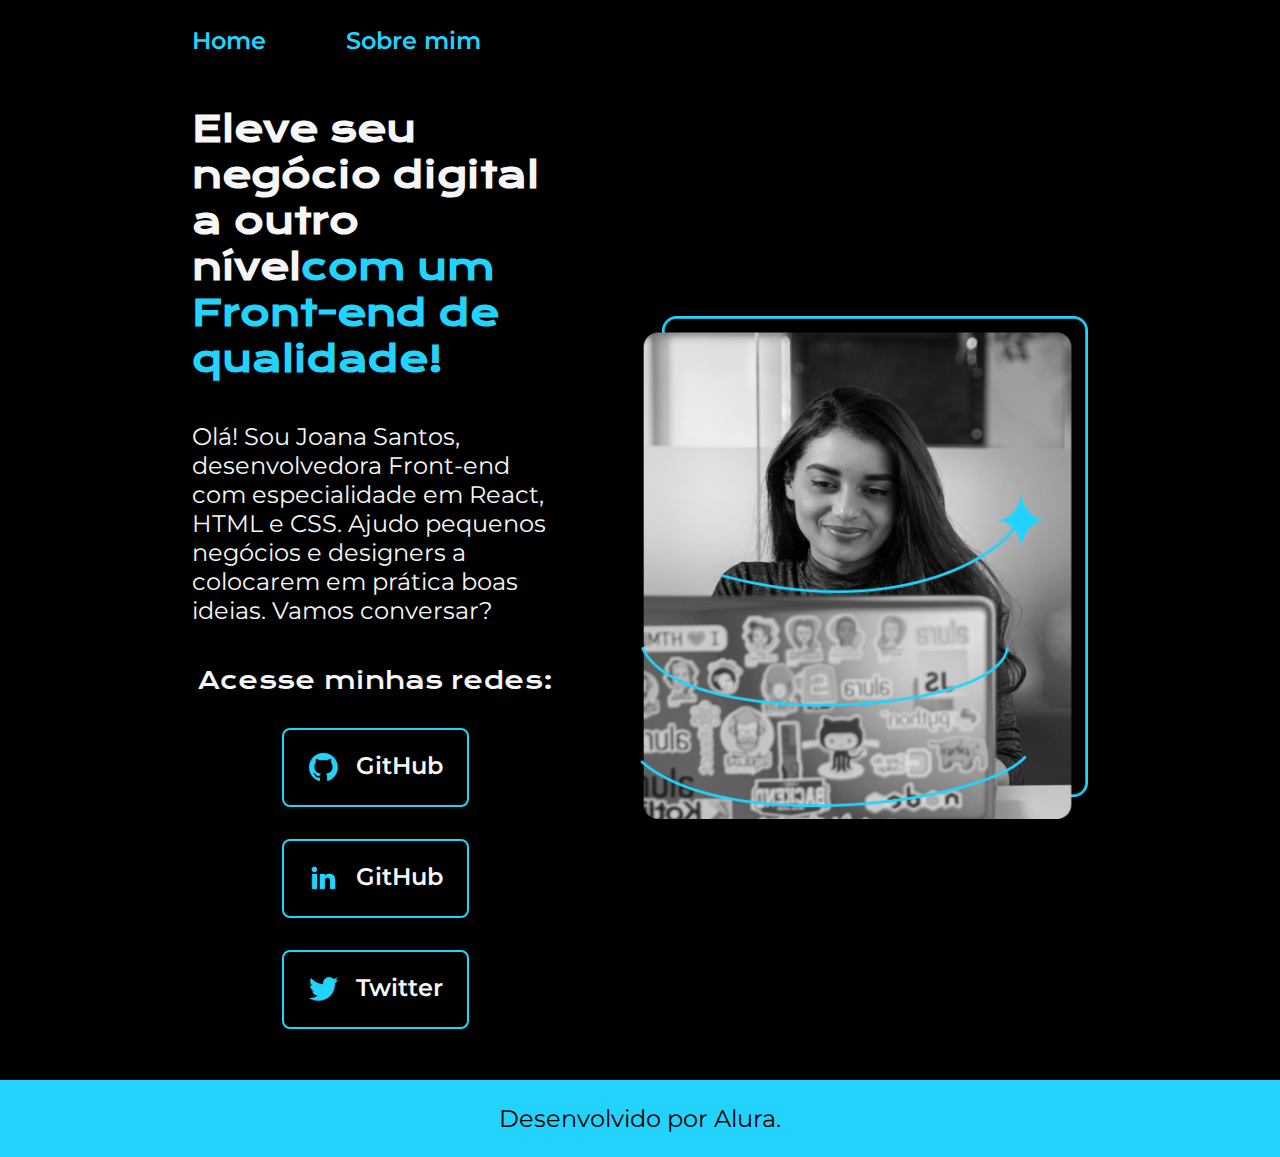
<file: index.html>
<!DOCTYPE html>
<html lang="pt-br">

<head>
    <meta charset="UTF-8">
    <meta http-equiv="X-UA-Compatible" content="IE=edge">
    <meta name="viewport" content="width=device-width, initial-scale=1.0">
    <title>Portifolio</title>
    <link rel="stylesheet" href="./estilos/style.css">
</head>

<body>
    <header class="cabecalho">
        <nav class="cabecalho__menu">
            <a class="cabecalho__menu__link" href="index.html">Home</a>
            <a class="cabecalho__menu__link" href="about.html">Sobre mim</a>
        </nav>
    </header>
    <main class="apresentacao">
        <section class="apresentacao__conteudo">
            <h1 class="apresentacao__conteudo__titulo">Eleve seu negócio digital a outro nível<strong 
            class="titulo-destaque">com um Front-end de qualidade!
            </strong></h1>
            <p class="apresentacao__conteudo__texto">Olá! Sou Joana Santos, desenvolvedora
            Front-end com especialidade em React, HTML e
            CSS. Ajudo pequenos negócios e designers a
            colocarem em prática boas ideias. Vamos
            conversar?</p>
            <div class="apresentacao__links">
                <h2 class="apresentacao__link__subtitulo">Acesse minhas redes:</h2>
                <a class="apresentacao__links__navegacao" href="https://github.com/maxwelldeveloper7"><img src="assets/github.png" alt="">GitHub</a>
                <a class="apresentacao__links__navegacao" href="https://www.linkedin.com/in/maxwell-de-oliveira-chaves-51971027/"><img src="assets/linkedin.png" alt="">GitHub</a>
                <a class="apresentacao__links__navegacao" href="https://twitter.com/"><img src="assets/twitter.png" alt="">Twitter</a>
            </div>
        </section>
        <img class="apresentacao__imagem" src="./assets/imagem.png" alt="Foto da Joana Santos programando">
    </main>
    <footer class="rodape">
        <p>Desenvolvido por Alura.</p>
    </footer>
</body>

</html>
</file>
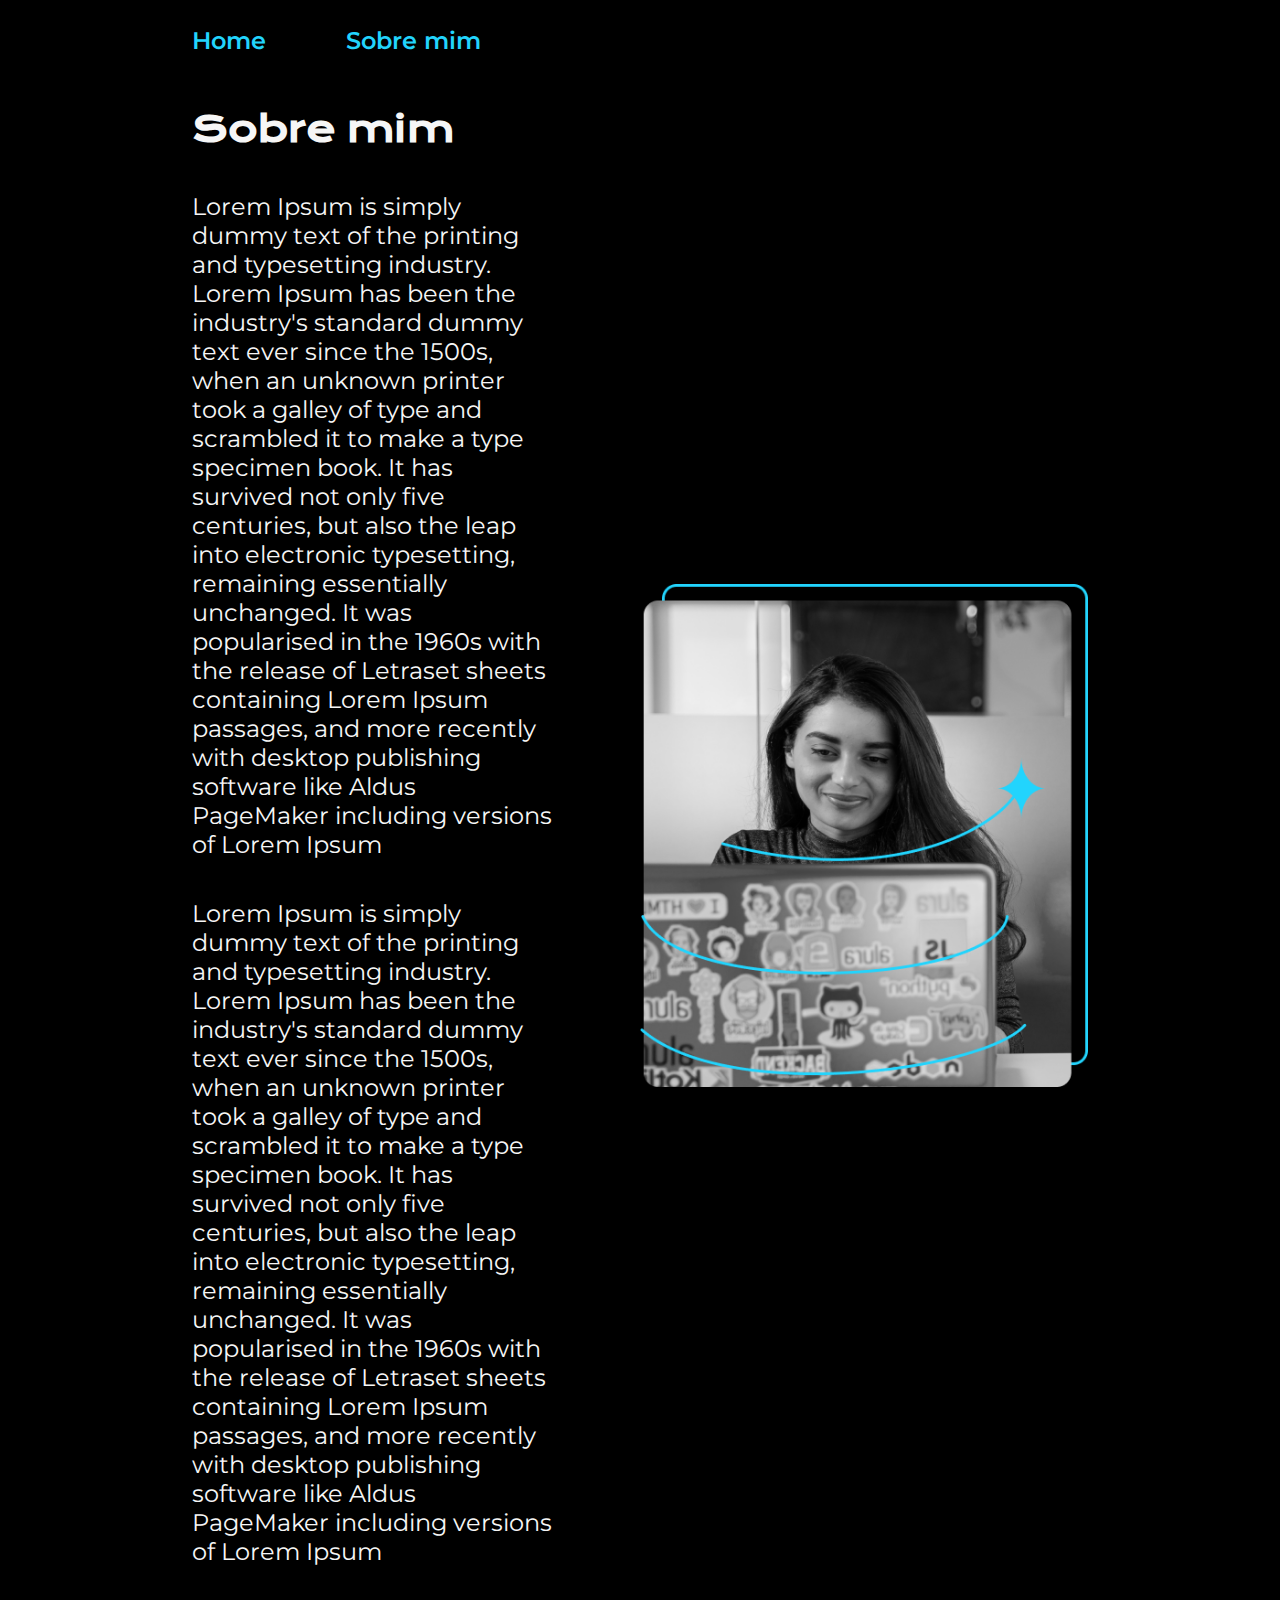
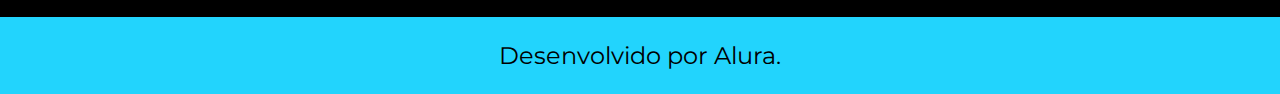
<file: about.html>
<!DOCTYPE html>
<html lang="pt-br">
<head>
    <meta charset="UTF-8">
    <meta name="viewport" content="width=device-width, initial-scale=1.0">
    <link rel="stylesheet" href="./estilos/style.css">
    <title>Sobre mim</title>
</head>
<body>
    <header class="cabecalho">
        <nav class="cabecalho__menu">
            <a class="cabecalho__menu__link" href="index.html">Home</a>
            <a class="cabecalho__menu__link" href="about.html">Sobre mim</a>
        </nav>
    </header>
    
    <main class="apresentacao">
        <section class="apresentacao__conteudo">
            <h1 class="apresentacao__conteudo__titulo">Sobre mim</h1>
            <p class="apresentacao__conteudo__texto">Lorem Ipsum is simply dummy text of the printing and typesetting industry. Lorem Ipsum has been the industry's standard dummy text ever since the 1500s, when an unknown printer took a galley of type and scrambled it to make a type specimen book. It has survived not only five centuries, but also the leap into electronic typesetting, remaining essentially unchanged. It was popularised in the 1960s with the release of Letraset sheets containing Lorem Ipsum passages, and more recently with desktop publishing software like Aldus PageMaker including versions of Lorem Ipsum</p>
            <p class="apresentacao__conteudo__texto">Lorem Ipsum is simply dummy text of the printing and typesetting industry. Lorem Ipsum has been the industry's standard dummy text ever since the 1500s, when an unknown printer took a galley of type and scrambled it to make a type specimen book. It has survived not only five centuries, but also the leap into electronic typesetting, remaining essentially unchanged. It was popularised in the 1960s with the release of Letraset sheets containing Lorem Ipsum passages, and more recently with desktop publishing software like Aldus PageMaker including versions of Lorem Ipsum</p>
        </section>
        <img class="apresentacao__imagem" src="./assets/imagem.png" alt="Foto da Joana Santos programando">
    </main> 

    <footer class="rodape">
        <p>Desenvolvido por Alura.</p>
    </footer>
</body>
</html>
</file>
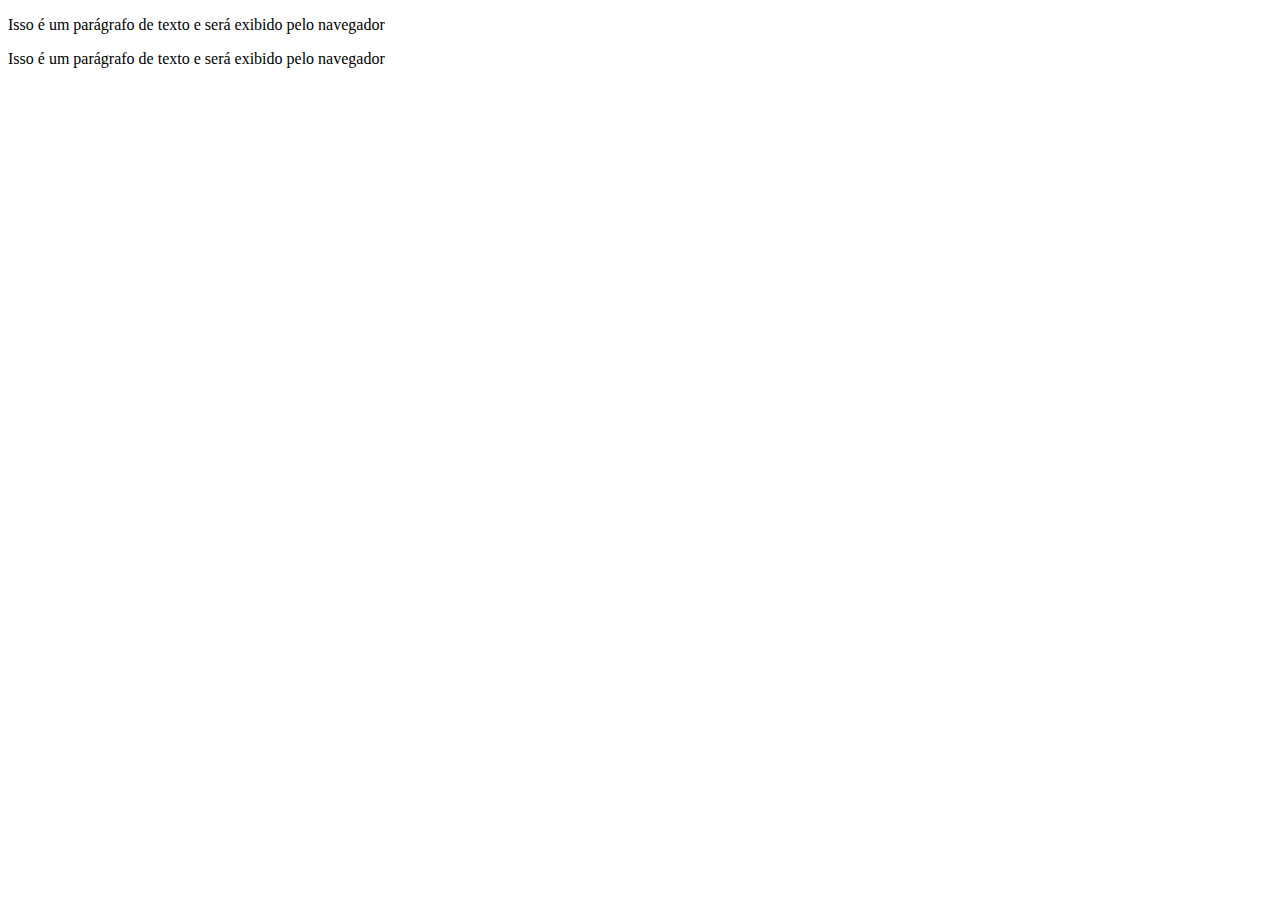
<file: exercicios/exercicio-1-2.html>
<!DOCTYPE html>
<html lang="en">
<head>
    <meta charset="UTF-8">
    <meta name="viewport" content="width=device-width, initial-scale=1.0">
    <link rel="stylesheet" href="estilo1-2.css">
    <title>Document</title>
</head>
<body>
    
<p> Isso é um parágrafo de texto e será exibido pelo navegador </p>

<!-- Isso é um comentário e será ignorado  -->

<!-- Isso é um comentário com quebra de linha

e também será ignorado  -->

<p> Isso é um parágrafo de texto e será exibido pelo navegador </p>

</body>
</html>
</file>
<file: estilos/style.css>
@import url('https://fonts.googleapis.com/css2?family=Krona+One&family=Montserrat:wght@400;600&display=swap');

:root {
    --cor-primaria: #000000;
    --cor-secundaria: #F6F6F6;
    --cor-terciaria: #22D4FD;
    --cor-hover: #272727;
    --fonte-primaria: 'Krona One', sans-serif;
    --fonte-secundaria: 'Montserrat', sans-serif;
}

*{
    margin: 0;
    padding: 0;
}

body{
    box-sizing: border-box;
    background-color: var(--cor-primaria);
    color: var(--cor-secundaria);
}

.cabecalho{
    padding: 2% 0% 0% 15%;
}

.cabecalho__menu{
    display: flex;
    gap: 80px;
}

.cabecalho__menu__link{
    font-family: var(--fonte-secundaria);
    font-size: 24px;
    font-weight: 600;
    color: var(--cor-terciaria);
    text-decoration: none;
}

.apresentacao{
    padding: 4% 15%;
    display: flex;
    align-items: center;
    justify-content: space-between;
    gap: 82px;
}

.apresentacao__conteudo{
    width: 50%;
    display: flex;
    flex-direction: column;
    gap: 40px;
}

.apresentacao__conteudo__titulo{
    font-size: 36px;
    font-family: var(--fonte-primaria);
}

.titulo-destaque{
    color: var(--cor-terciaria);
}

.apresentacao__conteudo__texto{
    font-size: 24px;
    font-family: var(--fonte-secundaria);
}

.apresentacao__links{
    display: flex;
    flex-direction: column;
    justify-content: space-between;
    align-items: center;
    gap: 32px;
}

.apresentacao__link__subtitulo{
    font-family: var(--fonte-primaria);
    font-weight: 400;
    font-size: 24px;
}

.apresentacao__link__subtitulo:hover{
    color: var(--cor-terciaria);
}

.apresentacao__links__navegacao{
    display: flex;
    justify-content: center;
    gap: 16px;
    border: 2px solid var(--cor-terciaria);
    width: 50%;
    text-align: center;
    border-radius: 8px;
    font-size: 24px;
    font-weight: 600;
    padding: 21.5px 0;
    text-decoration: none;
    color: var(--cor-secundaria);
    font-family: var(--fonte-secundaria);
}

.apresentacao__links__link:hover{
    background-color: var(--cor-hover);
    padding: 3%;
}

.apresentacao__imagem {
    width: 50%;
}

.rodape{
    padding: 24px;
    color: var(--cor-primaria);
    background-color: var(--cor-terciaria);
    text-align: center;
    font-family: var(--fonte-secundaria);
    font-size: 24px;
    font-weight: 400;
}

@media (max-width: 1200px){
    .cabecalho{
        padding: 10%;

    }

    .cabecalho__menu{
        justify-content: center;
    }
    
    .apresentacao{
        flex-direction: column-reverse;
        padding: 5%;
    }

    .apresentacao__conteudo{
        width: auto;
    }
}
</file>
<file: exercicios/estilo1-2.css>
body{
    background-color: white; 
    /* Isso é um comentário em CSS */
    /* 
        Isso é um comentário em CSS com
        quebra de linha
    */
}
</file>
